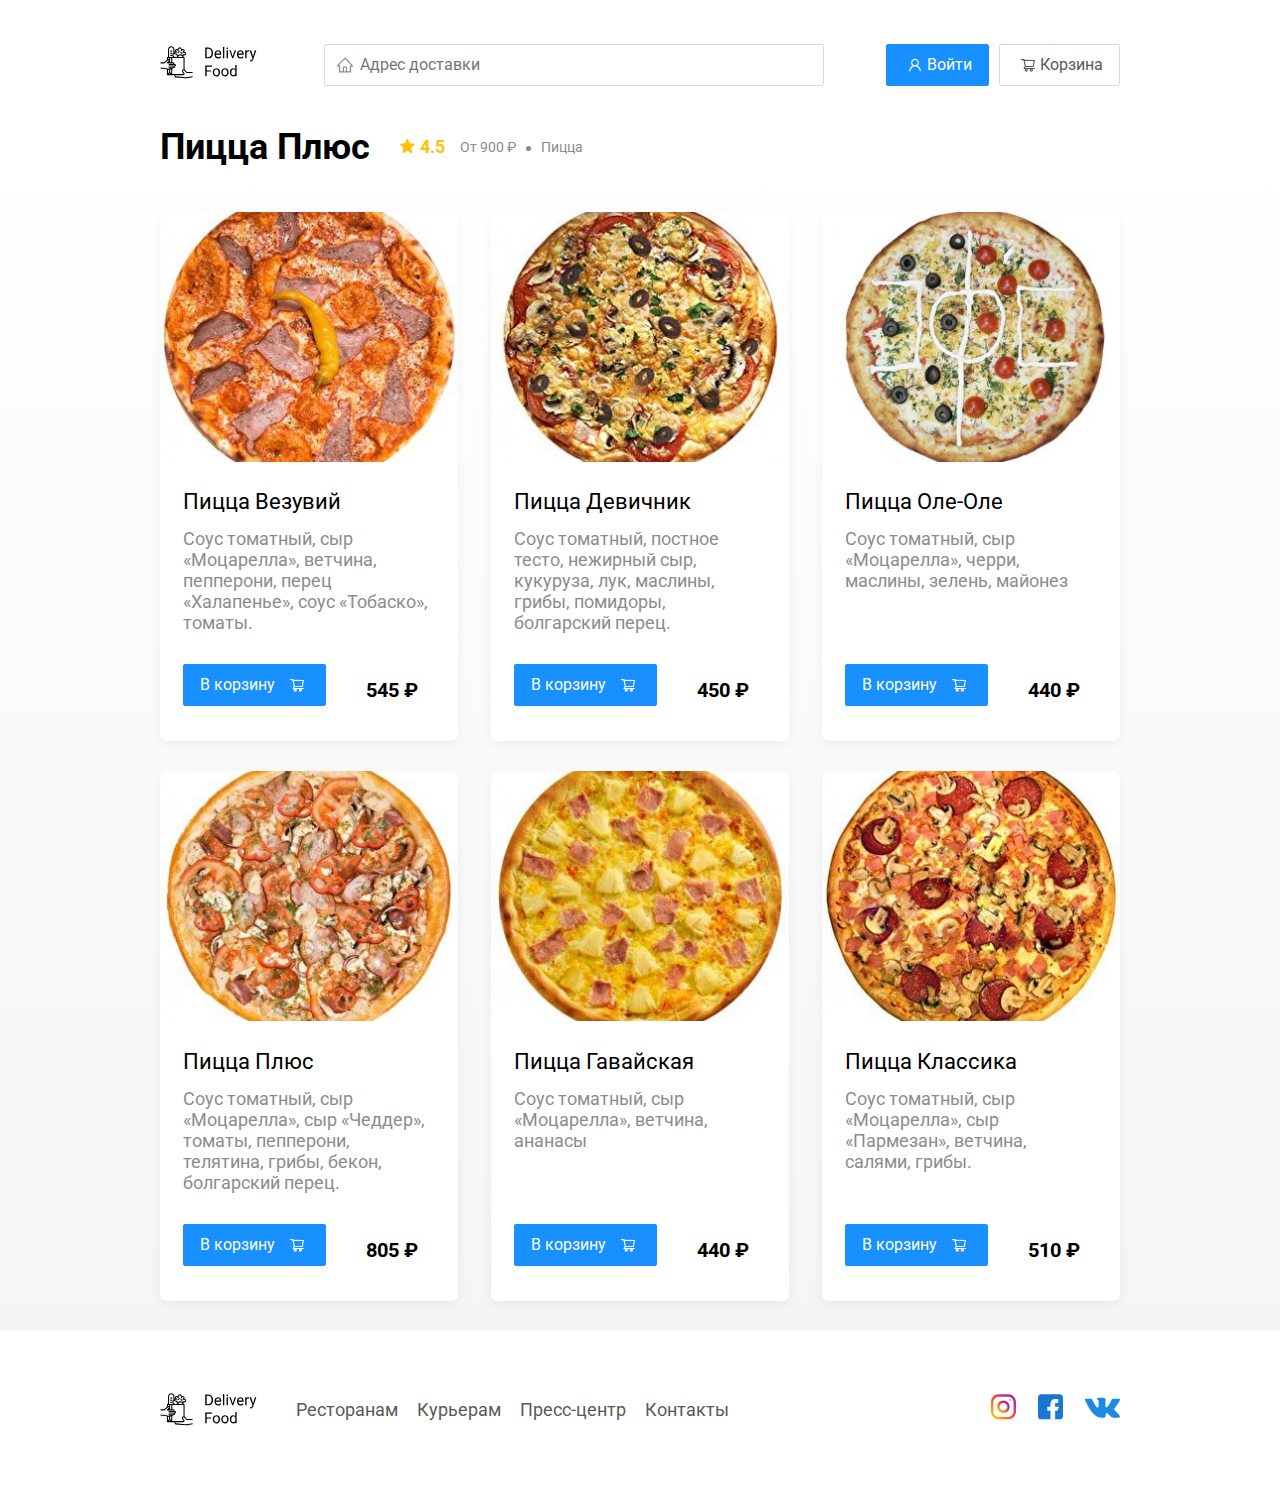
<file: restaurant.html>
<!DOCTYPE html>
<html lang="ru">
<head>
	<meta charset="UTF-8"/>
	<meta name="viewport" content="width=device-width, initial-scale=1.0"/>
	<title>PizzaBurger — доставка еды на дом</title>
	<link
			href="https://fonts.googleapis.com/css?family=Roboto:400,700&display=swap&subset=cyrillic"
			rel="stylesheet"
	/>
	<link rel="stylesheet" href="css/normalize.css"/>
	<link rel="stylesheet" href="css/style.css"/>
</head>
<body>
	<div class="container">
		<header class="header">
			<a href="index.html" class="logo">
				<img src="img/icon/logo.svg" alt="Logo"/>
			</a>
			<label class="address">
				<input type="text" class="input input-address" placeholder="Адрес доставки"/>
			</label>
			<div class="buttons">
				<button class="button button-primary button-auth">
					<span class="button-auth-svg"></span>
					<span class="button-text">Войти</span>
				</button>
				<button class="button" id="cart-button">
					<span class="button-cart-svg"></span>
					<span class="button-text">Корзина</span>
				</button>
			</div>
		</header>
	</div>
	<!-- /.container  -->

	<main class="main">
		<div class="container">
			<section class="menu">
				<div class="section-heading">
					<h2 class="section-title restaurant-title">Пицца Плюс</h2>
					<div class="card-info">
						<div class="rating">
							4.5
						</div>
						<div class="price">От 900 ₽</div>
						<div class="category">Пицца</div>
					</div>
					<!-- /.card-info -->
				</div>
				<div class="cards cards-menu">
					<div class="card">
						<img src="img/pizza-plus/pizza-vesuvius.jpg" alt="image" class="card-image"/>
						<div class="card-text">
							<div class="card-heading">
								<h3 class="card-title card-title-reg">Пицца Везувий</h3>
							</div>
							<!-- /.card-heading -->
							<div class="card-info">
								<div class="ingredients">Соус томатный, сыр «Моцарелла», ветчина, пепперони, перец
								                         «Халапенье», соус «Тобаско», томаты.
								</div>
							</div>
							<!-- /.card-info -->
							<div class="card-buttons">
								<button class="button button-primary button-add-cart">
									<span class="button-card-text">В корзину</span>
									<span class="button-cart-svg"></span>
								</button>
								<strong class="card-price-bold">545 ₽</strong>
							</div>
						</div>
						<!-- /.card-text -->
					</div>
					<!-- /.card -->

					<div class="card">
						<img src="img/pizza-plus/pizza-girls.jpg" alt="image" class="card-image"/>
						<div class="card-text">
							<div class="card-heading">
								<h3 class="card-title card-title-reg">Пицца Девичник</h3>
							</div>
							<!-- /.card-heading -->
							<div class="card-info">
								<div class="ingredients">Соус томатный, постное тесто, нежирный сыр, кукуруза, лук, маслины,
								                         грибы, помидоры, болгарский перец.
								</div>
							</div>
							<!-- /.card-info -->
							<div class="card-buttons">
								<button class="button button-primary button-add-cart">
									<span class="button-card-text">В корзину</span>
									<span class="button-cart-svg"></span>
								</button>
								<strong class="card-price-bold">450 ₽</strong>
							</div>
						</div>
						<!-- /.card-text -->
					</div>
					<!-- /.card -->

					<div class="card">
						<img src="img/pizza-plus/pizza-oleole.jpg" alt="image" class="card-image"/>
						<div class="card-text">
							<div class="card-heading">
								<h3 class="card-title card-title-reg">Пицца Оле-Оле</h3>
							</div>
							<!-- /.card-heading -->
							<div class="card-info">
								<div class="ingredients">Соус томатный, сыр «Моцарелла», черри, маслины, зелень, майонез
								</div>
							</div>
							<!-- /.card-info -->
							<div class="card-buttons">
								<button class="button button-primary button-add-cart">
									<span class="button-card-text">В корзину</span>
									<span class="button-cart-svg"></span>
								</button>
								<strong class="card-price-bold">440 ₽</strong>
							</div>
						</div>
						<!-- /.card-text -->
					</div>
					<!-- /.card -->

					<div class="card">
						<img src="img/pizza-plus/pizza-plus.jpg" alt="image" class="card-image"/>
						<div class="card-text">
							<div class="card-heading">
								<h3 class="card-title card-title-reg">Пицца Плюс</h3>
							</div>
							<!-- /.card-heading -->
							<div class="card-info">
								<div class="ingredients">Соус томатный, сыр «Моцарелла», сыр «Чеддер», томаты, пепперони,
								                         телятина, грибы, бекон, болгарский перец.
								</div>
							</div>
							<!-- /.card-info -->
							<div class="card-buttons">
								<button class="button button-primary button-add-cart">
									<span class="button-card-text">В корзину</span>
									<span class="button-cart-svg"></span>
								</button>
								<strong class="card-price-bold">805 ₽</strong>
							</div>
						</div>
						<!-- /.card-text -->
					</div>
					<!-- /.card -->

					<div class="card">
						<img src="img/pizza-plus/pizza-hawaiian.jpg" alt="image" class="card-image"/>
						<div class="card-text">
							<div class="card-heading">
								<h3 class="card-title card-title-reg">Пицца Гавайская</h3>
							</div>
							<!-- /.card-heading -->
							<div class="card-info">
								<div class="ingredients">Соус томатный, сыр «Моцарелла», ветчина, ананасы</div>
							</div>
							<!-- /.card-info -->
							<div class="card-buttons">
								<button class="button button-primary button-add-cart">
									<span class="button-card-text">В корзину</span>
									<span class="button-cart-svg"></span>
								</button>
								<strong class="card-price-bold">440 ₽</strong>
							</div>
						</div>
						<!-- /.card-text -->
					</div>
					<!-- /.card -->

					<div class="card">
						<img src="img/pizza-plus/pizza-classic.jpg" alt="image" class="card-image"/>
						<div class="card-text">
							<div class="card-heading">
								<h3 class="card-title card-title-reg">Пицца Классика</h3>
							</div>
							<!-- /.card-heading -->
							<div class="card-info">
								<div class="ingredients">Соус томатный, сыр «Моцарелла», сыр «Пармезан», ветчина, салями,
								                         грибы.
								</div>
							</div>
							<!-- /.card-info -->
							<div class="card-buttons">
								<button class="button button-primary button-add-cart">
									<span class="button-card-text">В корзину</span>
									<span class="button-cart-svg"></span>
								</button>
								<strong class="card-price-bold">510 ₽</strong>
							</div>
						</div>
						<!-- /.card-text -->
					</div>
					<!-- /.card -->
				</div>
				<!-- /.cards -->
			</section>
		</div>
		<!-- /.container -->
	</main>

	<footer class="footer">
		<div class="container">
			<div class="footer-block">
				<img src="img/icon/logo.svg" alt="logo" class="logo footer-logo"/>
				<nav class="footer-nav">
					<a href="#" class="footer-link">Ресторанам </a>
					<a href="#" class="footer-link">Курьерам</a>
					<a href="#" class="footer-link">Пресс-центр</a>
					<a href="#" class="footer-link">Контакты</a>
				</nav>
				<div class="social-links">
					<a href="#" class="social-link"><img src="img/social/instagram.svg" alt="instagram"/></a>
					<a href="#" class="social-link"><img src="img/social/fb.svg" alt="facebook"/></a>
					<a href="#" class="social-link"><img src="img/social/vk.svg" alt="vk"/></a>
				</div>
				<!-- /.social-links -->
			</div>
			<!-- /.footer-block -->
		</div>
	</footer>

	<div class="modal modal-cart">
		<div class="modal-dialog">
			<div class="modal-header">
				<h3 class="modal-title">Корзина</h3>
				<button class="close">&times;</button>
			</div>
			<!-- /.modal-header -->
			<div class="modal-body">
				<div class="food-row">
					<span class="food-name">Ролл угорь стандарт</span>
					<strong class="food-price">250 ₽</strong>
					<div class="food-counter">
						<button class="counter-button">-</button>
						<span class="counter">1</span>
						<button class="counter-button">+</button>
					</div>
				</div>
				<!-- /.foods-row -->
				<div class="food-row">
					<span class="food-name">Ролл угорь стандарт</span>
					<strong class="food-price">250 ₽</strong>
					<div class="food-counter">
						<button class="counter-button">-</button>
						<span class="counter">1</span>
						<button class="counter-button">+</button>
					</div>
				</div>
				<!-- /.foods-row -->
				<div class="food-row">
					<span class="food-name">Ролл угорь стандарт</span>
					<strong class="food-price">250 ₽</strong>
					<div class="food-counter">
						<button class="counter-button">-</button>
						<span class="counter">1</span>
						<button class="counter-button">+</button>
					</div>
				</div>
				<!-- /.foods-row -->
				<div class="food-row">
					<span class="food-name">Ролл угорь стандарт</span>
					<strong class="food-price">250 ₽</strong>
					<div class="food-counter">
						<button class="counter-button">-</button>
						<span class="counter">1</span>
						<button class="counter-button">+</button>
					</div>
				</div>
				<!-- /.foods-row -->
			</div>
			<!-- /.modal-body -->
			<div class="modal-footer">
				<span class="modal-pricetag">1250 ₽</span>
				<div class="footer-buttons">
					<button class="button button-primary">Оформить заказ</button>
					<button class="button clear-cart">Отмена</button>
				</div>
			</div>
			<!-- /.modal-footer -->
		</div>
		<!-- /.modal-dialog -->
	</div>


	<script src="js/main.js"></script>
</body>
</html>
</file>
<file: css/style.css>
* {
    box-sizing: border-box;
}

body {
    font-family: "Roboto", sans-serif;
    padding-top: 44px;
}

a,
button {
    cursor: pointer;
    color: inherit;
}

.hide {
    display: none;
}

.container {
    max-width: 1200px;
    margin: auto;
}

.header {
    display: flex;
    align-items: center;
    justify-content: space-between;
    margin-bottom: 40px;
}

.input {
    background-color: #ffffff;
    border: 1px solid #d9d9d9;
    border-radius: 2px;
    font-size: 16px;
    line-height: 24px;
    padding: 8px 8px 8px 35px;
    background-repeat: no-repeat;
    background-position: left 11px center;
}

.address {
    flex: 0.8;
}

.input-address {
    width: 100%;
    background-image: url(../img/icon/home.svg);
}

.search {
    margin-left: auto;
}

.input-search {
    width: 300px;
    background-image: url(../img/icon/search.svg);

}

.buttons {
    display: flex;
    align-items: center;
}

.button {
    display: flex;
    align-items: center;
    padding: 8px 16px;
    background: #ffffff;
    border: 1px solid #d9d9d9;
    box-sizing: border-box;
    box-shadow: 0 0 2px rgba(0, 0, 0, 0.0015);
    border-radius: 2px;
    color: #595959;
    font-size: 16px;
    line-height: 24px;
}

.button:hover {
    background: #1890ff;
    border: 1px solid #1890ff;
    color: #fff;
}


.button-primary {
    background: #1890ff;
    border: 1px solid #1890ff;
    color: #fff;
    margin-right: 10px;
}

.button-primary:hover {
    background: #ffffff;
    border: 1px solid #d9d9d9;
    color: #595959;
}

.button-icon {
    margin-right: 6px;
}

.button-card-text {
    margin-right: 10px;
}

.button-auth {
    background-position: 20px 13px;
}

.button-primary .button-auth-svg {
    width: 24px;
    height: 24px;
    background-color: #fff;
    -webkit-mask: url("../img/icon/user.svg") no-repeat 50% 50%;
    mask: url("../img/icon/user.svg") no-repeat 50% 50%;
    background-repeat: no-repeat;
}

.button-primary:hover .button-auth-svg {
    background-color: #595959;
}

.button .button-cart-svg {
    width: 24px;
    height: 24px;
    background-color: #595959;
    -webkit-mask: url("../img/icon/shopping-cart.svg") no-repeat 50% 50%;
    mask: url("../img/icon/shopping-cart.svg") no-repeat 50% 50%;
    background-repeat: no-repeat;
}

.button-primary .button-cart-svg {
    background-color: #fff;
}

.button:hover .button-cart-svg {
    background-color: #fff;
}

.button-primary:hover .button-cart-svg {
    background-color: #595959;
}

.button-cart {
    display: none;
    margin: 0 5px;
}

.button-out {
    display: none;
    margin: 0 5px;
}

.user-name {
    display: none;
    margin-right: 20px;
    font-weight: bold;
    font-size: 18px;
}

.promo-slider {

    width: 600px;
    height: 300px;

}

.promo {
    box-shadow: 0 7px 12px rgba(158, 158, 163, 0.1);
    border-radius: 10px;
    padding: 68px 70px;
    margin-bottom: 56px;
}

.pizza {
    background: #fff1b8 url(../img/promo/pizza.png) no-repeat top -100px right -250px / 830px
}

.kebab {
    background: #D6E4FF url(../img/promo/kebab.png) no-repeat top 45px right 40px / 450px;
}

.vegetables {
    background: #FFF566 url(../img/promo/vegetables.png) no-repeat top 0 right 0 / 825px
}

.sushi {
    background: #FFF1F0 url(../img/promo/sushi.png) no-repeat top 10px right 15px / 500px
}

.promo-title {
    font-style: normal;
    font-weight: bold;
    font-size: 39px;
    line-height: 46px;
    color: #302c34;
}

.promo-text {
    font-style: normal;
    font-weight: normal;
    font-size: 24px;
    line-height: 28px;
    color: #302c34;
    max-width: 538px;
}

.main {
    background: linear-gradient(180deg, rgba(245, 245, 245, 0) 1.04%, #f5f5f5 100%);
}

.section-heading {
    display: flex;
    align-items: center;
    margin-bottom: 44px;
}

.section-title {
    font-style: normal;
    font-weight: bold;
    font-size: 36px;
    line-height: 42px;
    margin: 0 30px 0 0;
    color: #000000;
}

.cards {
    display: flex;
    align-items: flex-start;
    justify-content: space-between;
    flex-wrap: wrap;
}

.card {
    background: #ffffff;
    box-shadow: 0 4px 12px rgba(0, 0, 0, 0.05);
    border-radius: 7px;
    overflow: hidden;
    margin-bottom: 30px;
    flex-basis: 31%;
    text-decoration: none;

}

.card-restaurant {
    cursor: pointer
}

.card-image {
    width: 100%;
    height: 250px;
    object-fit: cover;
}


.card-text {
    padding: 20px 23px 35px;
    min-height: 275px;
    display: flex;
    flex-direction: column;
}



.restaurants .card-text {
    min-height: auto;
}

.card-heading {
    display: flex;
    align-items: center;
    justify-content: space-between;
    margin-bottom: 10px;
}

.card-title {
    margin: 0;
    font-style: normal;
    font-weight: bold;
    font-size: 22px;
    line-height: 32px;
}

.card-title-reg {
    font-weight: 400;
}

.card-tag {
    font-style: normal;
    font-weight: normal;
    font-size: 12px;
    line-height: 20px;
    color: #ffffff;
    background: #262626;
    border-radius: 2px;
    padding: 1px 8px;
}

.card-info {
    display: flex;
    align-items: center;
    flex-wrap: wrap;
}

.card-buttons {
    display: flex;
    margin-top: 24px;
    flex-grow: 1;
    align-items: flex-end;
}

.card-price-bold {
    font-weight: bold;
    font-size: 20px;
    line-height: 32px;
    margin-left: 30px;
}

.rating {
    background-image: url("../img/icon/rating.svg");
    background-repeat: no-repeat;
    background-position: 0 7px;
    padding-left: 20px;
    margin-right: 26px;
    color: #ffc107;
    font-weight: bold;
    font-size: 18px;
    line-height: 32px;
}

.price,
.category {
    color: #8c8c8c;
    font-size: 18px;
    line-height: 32px;
}

.price {
    margin-right: 10px;
}

.ingredients {
    color: #8c8c8c;
    font-size: 18px;
    line-height: 21px;
}

.category {
    text-overflow: ellipsis;
    overflow: hidden;
    white-space: nowrap;
    max-width: 150px;
}

.price:after {
    content: "";
    width: 5px;
    height: 5px;
    background-color: #8c8c8c;
    display: inline-block;
    vertical-align: middle;
    border-radius: 50%;
    margin-left: 10px;
}

.footer {
    padding: 60px 0;
}

.footer-block {
    display: flex;
    align-items: center;
    justify-content: space-between;
}

.footer-nav {
    margin-left: 35px;
    margin-right: auto;
}

.footer-link {
    display: inline-block;
    color: #595959;
    font-style: normal;
    font-weight: normal;
    font-size: 18px;
    line-height: 21px;
    text-decoration: none;
}

.footer-link:not(:last-child) {
    margin-right: 15px;
}

.social-links {
    display: flex;
    align-items: center;
}

.social-link:not(:last-child) {
    margin-right: 21px;
}

.modal {
    position: fixed;
    left: 0;
    top: 0;
    width: 100%;
    height: 100%;
    background: rgba(0, 0, 0, 0.4);
    display: none;
    z-index: 999;
}

.modal-auth {
    position: fixed;
    left: 0;
    top: 0;
    width: 100%;
    height: 100%;
    background: rgba(0, 0, 0, 0.4);
    display: none;
    z-index: 999;
}

.is-open {
    display: flex;
}

.modal-dialog {
    max-width: 780px;
    width: 95%;
    background: #ffffff;
    border-radius: 5px;
    margin: auto;
    padding: 40px 45px;
}

.modal-dialog-auth {
    width: auto;
    position: relative;
}

.label-auth {
    display: block;
    margin: 30px;
}

.label-auth span {
    width: 80px;
    display: inline-block;
}

.modal-header {
    display: flex;
    align-items: center;
    justify-content: space-between;
    margin-bottom: 45px;
}

.modal-title {
    margin: 0;
    font-weight: bold;
    font-size: 36px;
    line-height: 42px;
}

.close {
    font-size: 36px;
    border: none;
    background-color: transparent;
}

.close-auth {
    font-size: 36px;
    border: none;
    background-color: transparent;
    position: absolute;
    top: 10px;
    right: 20px;
}

.modal-body {
    margin-bottom: 22px;
    position: relative;
}

.food-row {
    display: flex;
    align-items: flex-start;
    justify-content: space-between;
    padding-bottom: 8px;
    border-bottom: 1px solid #d9d9d9;
    margin-bottom: 15px;
}

.food-name {
    font-weight: normal;
    font-size: 18px;
    line-height: 32px;
}

.food-price {
    margin-left: auto;
    margin-right: 47px;
    font-weight: bold;
    font-size: 20px;
    line-height: 32px;
}

.food-counter {
    display: flex;
    align-items: center;
}

.counter-button {
    display: flex;
    align-items: center;
    justify-content: center;
    width: 39px;
    height: 32px;
    background: #ffffff;
    border: 1px solid #40a9ff;
    box-sizing: border-box;
    border-radius: 2px;
    font-weight: normal;
    font-size: 14px;
    line-height: 22px;
    color: #40a9ff;
}

.counter-button:hover {
    background: #40a9ff;
    border: 1px solid #ffffff;
    color: #ffffff;
}

.counter {
    font-size: 16px;
    line-height: 24px;
    margin-left: 10px;
    margin-right: 10px;
}

.modal-footer {
    display: flex;
    align-items: center;
    justify-content: space-between;
}

.modal-auth .modal-footer {
    justify-content: flex-end;
}

.footer-buttons {
    display: flex;
    align-items: center;
}

.modal-pricetag {
    background: #262626;
    border-radius: 5px;
    color: #ffffff;
    padding: 15px 20px;
    font-size: 20px;
    line-height: 23px;
}

@media (max-width: 1366px) {
    .container {
        max-width: 960px;
    }

    .pizza {
        background-position: center right -300px;
        background-size: 750px;
    }


    .kebab {
        background-position: top -5px right -93px;
        background-size: 530px;
    }

    .vegetables {
        background-position: top 0 right -93px;
        background-size: 820px;
    }

    .sushi {
        background-position: center right -90px;
    }

    .rating {
        margin-right: 15px;
    }

    .category,
    .price {
        font-size: 14px;
    }
}

@media (max-width: 992px) {
    .container {
        max-width: 750px;
    }



    .pizza {
        padding: 50px;
        background-size: 500px;
        background-position: center right -200px;
    }


    .kebab {
        background-position: top 55px right -100px;
        background-size: 385px;
    }

    .vegetables {
        background-position: top 0 right -280px;
        background-size: 810px;
    }

    .sushi {
        background-position: top 30px right -175px;
    }



    .promo-text {
        font-size: 18px;
        max-width: 400px;
    }

    .card {
        flex-basis: 49%;
    }

    .footer-link {
        font-size: 16px;
    }
}

@media (max-width: 768px) {
    .container {
        max-width: 560px;
    }

    .card-info {
        flex-wrap: wrap;
    }

    .card .rating {
        flex-basis: 100%;
    }

    .card-title {
        font-size: 18px;
    }

    .card-text {
        min-height: 290px;
    }

    .card-price-bold {
        margin-left: 20px;
    }


    .pizza {
        background-size: 400px;
        background-position: bottom 50px right -200px;
    }


    .kebab {
        background-position: top -5px right -74px;
        background-size: 300px;
    }

    .vegetables {
        background-position: top 0 right -240px;
        background-size: 702px;
    }

    .sushi {
        background-position: top -24px right -75px;
        background-size: 302px;
    }

    .promo-title {
        font-size: 24px;
        line-height: 1.4;
    }

    .promo-text {
        margin-top: 0;
    }
}

@media (max-width: 578px) {
    .container {
        width: 90%;
    }

    .address {
        min-width: 100%;
        order: 1;
    }

    .header {
        flex-wrap: wrap;
    }

    .input-address {
        margin-top: 15px;
        order: 5;
        flex: 1;
    }

    .promo {
        background-image: none;
    }

    .promo-title {
        margin-bottom: 10px;
    }

    .section-title {
        font-size: 20px;
    }

    .card {
        flex-basis: 100%;
    }

    .card-text {
        min-height: auto;
    }

    .card-image {
        width: 100%;
    }

    .footer {
        padding: 30px 0;
    }

    .footer-block {
        align-items: flex-start;
    }

    .footer-nav {
        margin-left: 0;
        margin-right: 0;
        order: 0;
        display: flex;
        flex-direction: column;
    }

    .footer-logo {
        margin-right: 15px;
        order: 1;
    }

    .social-links {
        order: 2;
    }
}

@media (max-width: 480px) {
    .button-text {
        display: none;
    }

    .button-icon {
        margin: 0;
    }

    .user-name {
        margin: 10px;

    }

    .buttons {
        flex-wrap: wrap;
        margin-left: auto;
    }

    .button {
        min-height: 40px;
        padding: 5px 12px;

    }

    .button-out-svg {
        width: 24px;
        height: 24px;
        background-color: #fff;
        -webkit-mask: url(../img/icon/logout.svg) no-repeat 50% 50%;
        mask: url(../img/icon/logout.svg) no-repeat 50% 50%;
        background-repeat: no-repeat;
        -webkit-mask-size: 20px;
        mask-size: 20px;
    }

    .promo {
        padding: 20px;
    }

    .section-heading {
        flex-wrap: wrap;
    }

    .footer-block {
        flex-wrap: wrap;
        flex-direction: column;
        align-items: center;
    }

    .footer-logo {
        order: 0;
        margin-bottom: 20px;
    }

    .footer-nav {
        margin-bottom: 20px;
        text-align: center;
    }

    .footer-link:not(:last-child) {
        margin-right: 0;
    }
}
.notice-error {
    font-size: 14px;
    color: red;
    display: block;
    text-align: center;
    position: absolute;
    left: 0;
    right: 0;
}
</file>
